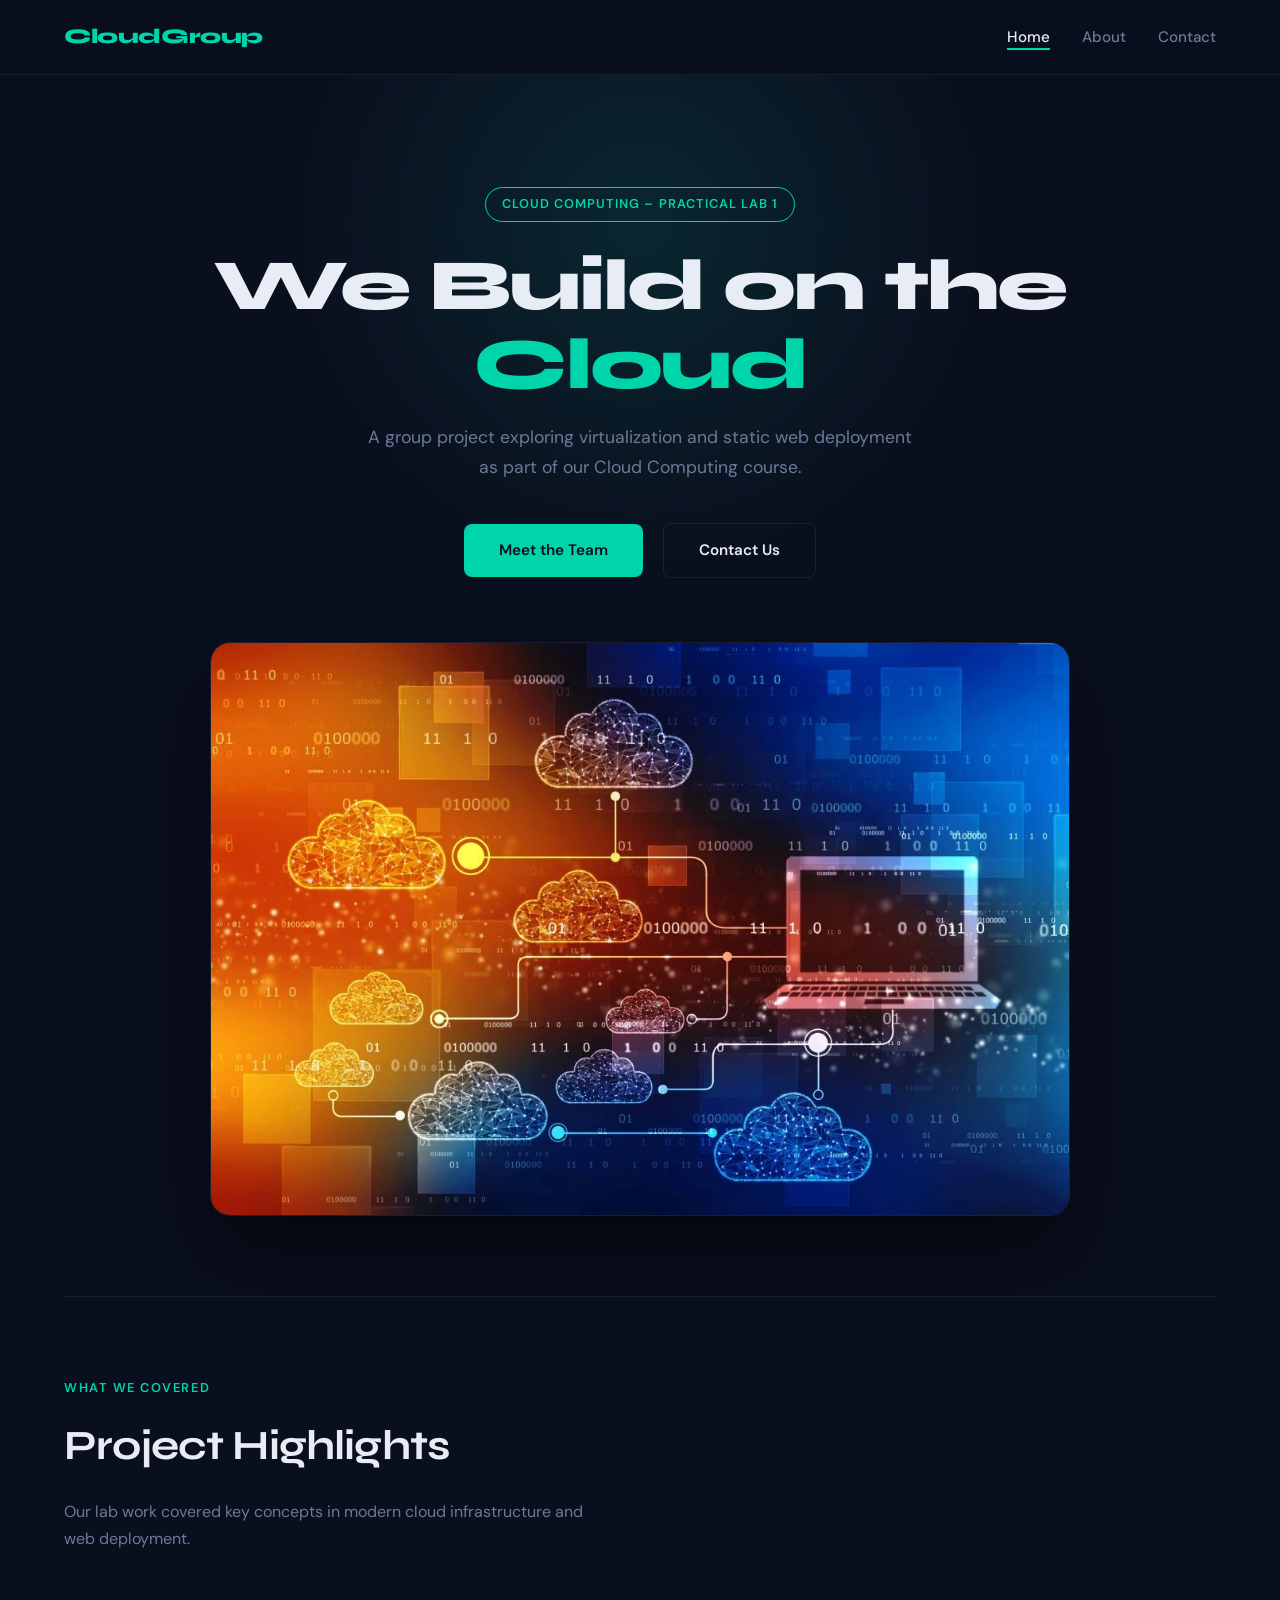
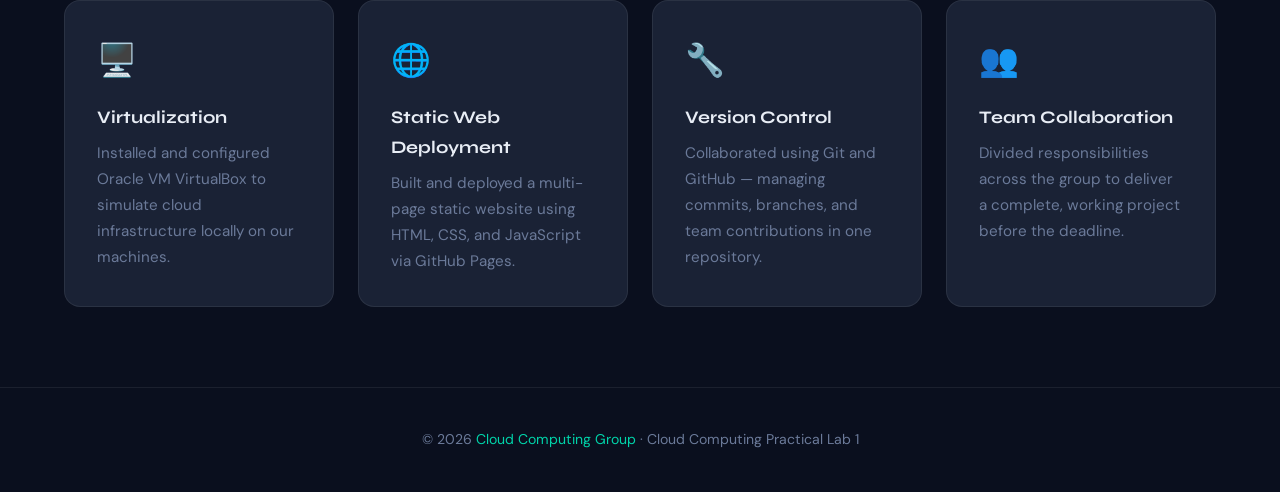
<file: index.html>
<!DOCTYPE html>
<html lang="en">
<head>
  <meta charset="UTF-8" />
  <meta name="viewport" content="width=device-width, initial-scale=1.0" />
  <title>Cloud Computing Group Work – Home</title>
  <link rel="stylesheet" href="style.css" />
</head>
<body>

  <!-- NAV -->
  <nav>
    <a href="index.html" class="nav-logo">CloudGroup</a>
    <ul class="nav-links">
      <li><a href="index.html" class="active">Home</a></li>
      <li><a href="about.html">About</a></li>
      <li><a href="contact.html">Contact</a></li>
    </ul>
  </nav>

  <!-- HERO -->
  <section class="hero">
    <div class="badge">Cloud Computing – Practical Lab 1</div>
    <h1 class="fade-up">We Build on the <span>Cloud</span></h1>
    <p class="fade-up">A group project exploring virtualization and static web deployment as part of our Cloud Computing course.</p>
    <div class="fade-up">
      <a href="about.html" class="btn btn-primary">Meet the Team</a>
      <a href="contact.html" class="btn btn-outline">Contact Us</a>
    </div>

    <div class="hero-img-wrap fade-up">
      <img
        src="images/Cloud Computing.webp"
        alt="Cloud computing concept"
      />
    </div>
  </section>

  <div class="divider"></div>

  <!-- FEATURES / HIGHLIGHTS -->
  <section>
    <p class="section-label">What We Covered</p>
    <h2 class="section-title">Project Highlights</h2>
    <p class="section-sub">Our lab work covered key concepts in modern cloud infrastructure and web deployment.</p>

    <div class="card-grid">
      <div class="card">
        <div class="card-icon">🖥️</div>
        <h3>Virtualization</h3>
        <p>Installed and configured Oracle VM VirtualBox to simulate cloud infrastructure locally on our machines.</p>
      </div>
      <div class="card">
        <div class="card-icon">🌐</div>
        <h3>Static Web Deployment</h3>
        <p>Built and deployed a multi-page static website using HTML, CSS, and JavaScript via GitHub Pages.</p>
      </div>
      <div class="card">
        <div class="card-icon">🔧</div>
        <h3>Version Control</h3>
        <p>Collaborated using Git and GitHub — managing commits, branches, and team contributions in one repository.</p>
      </div>
      <div class="card">
        <div class="card-icon">👥</div>
        <h3>Team Collaboration</h3>
        <p>Divided responsibilities across the group to deliver a complete, working project before the deadline.</p>
      </div>
    </div>
  </section>

  <!-- FOOTER -->
  <footer>
    <p>© 2026 <span>Cloud Computing Group</span> · Cloud Computing Practical Lab 1</p>
  </footer>

</body>
</html>
</file>
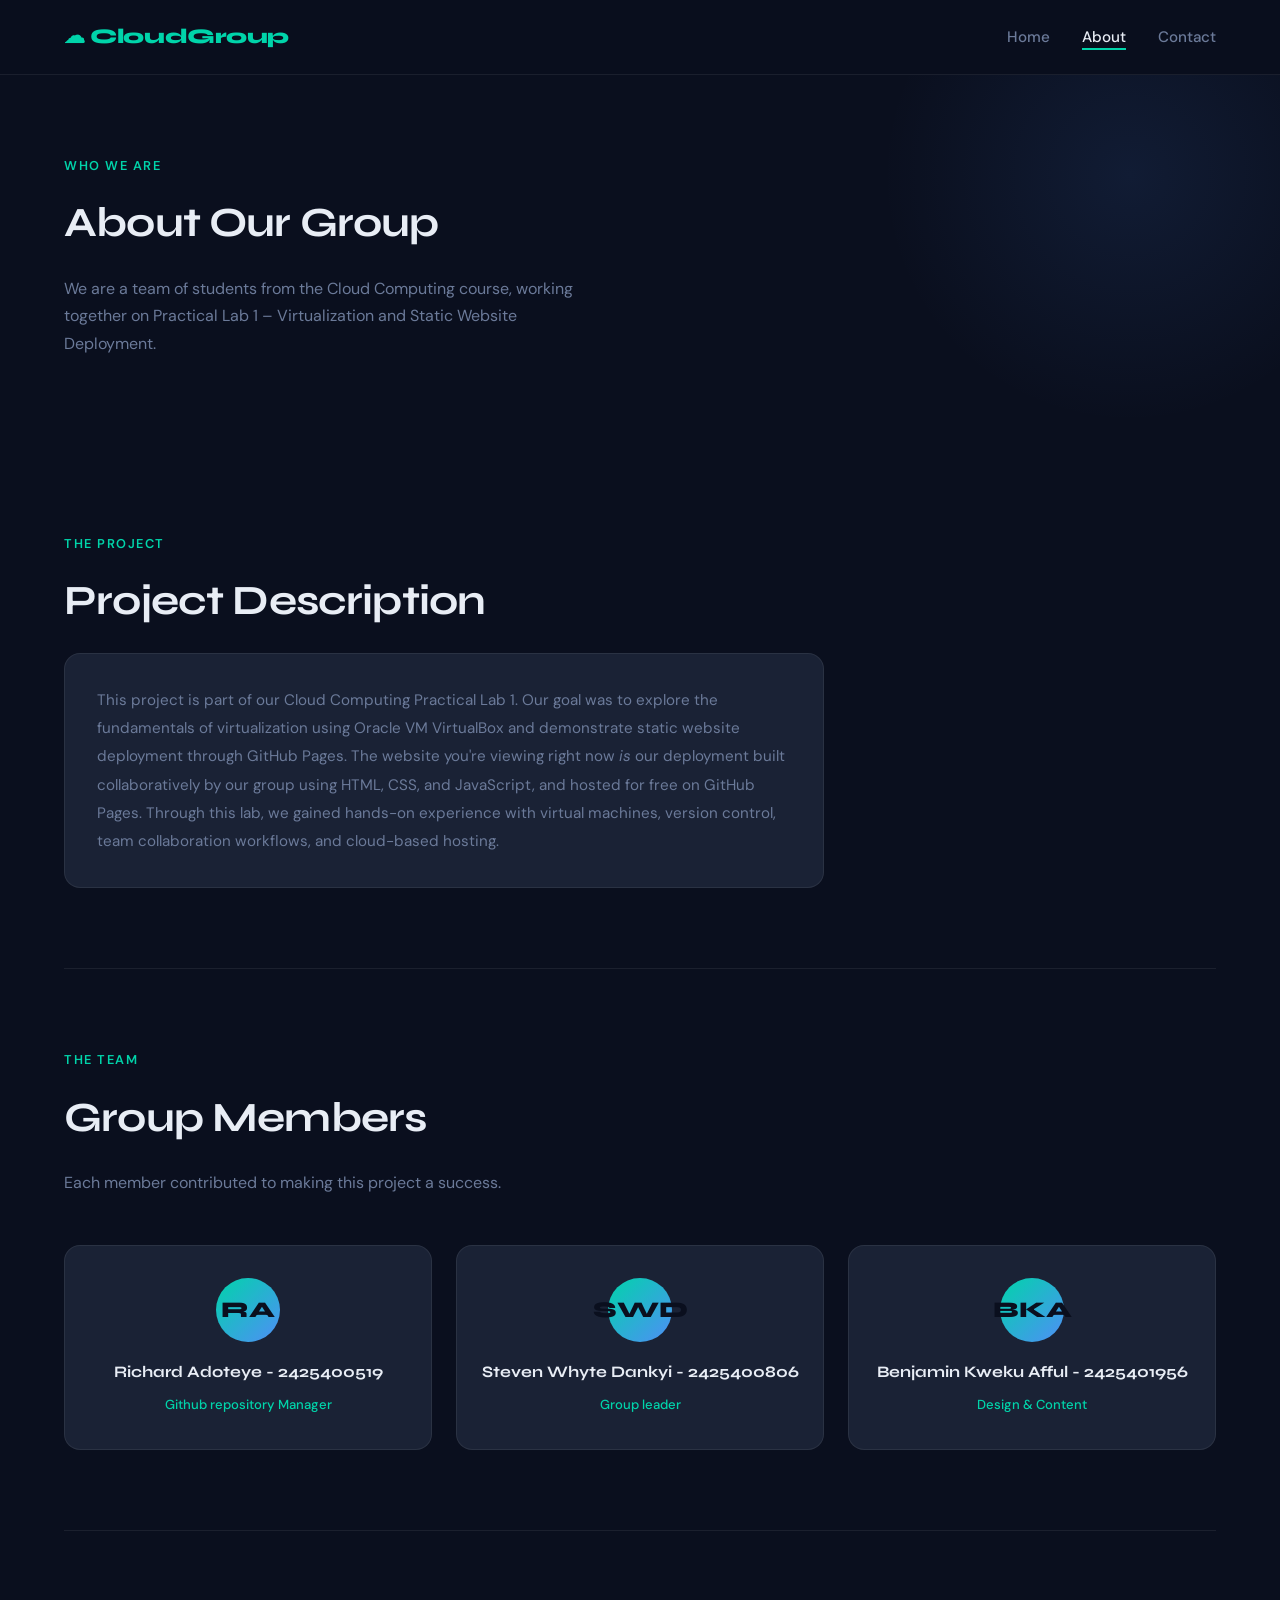
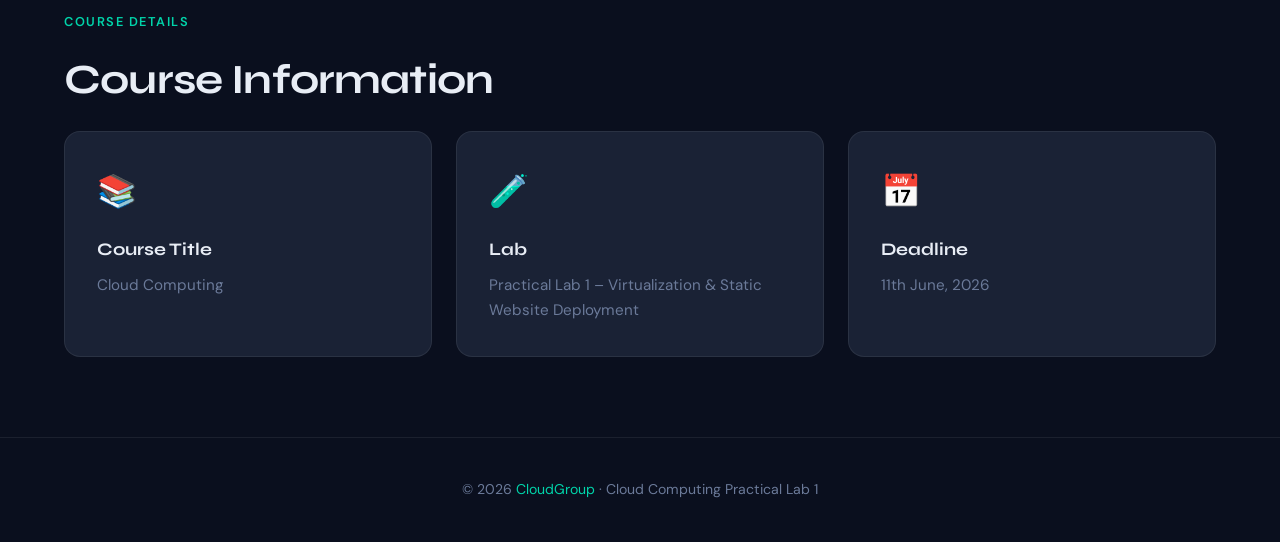
<file: about.html>
<!DOCTYPE html>
<html lang="en">
<head>
  <meta charset="UTF-8" />
  <meta name="viewport" content="width=device-width, initial-scale=1.0" />
  <title>Cloud Computing Group Work – About</title>
  <link rel="stylesheet" href="style.css" />
</head>
<body>

  <!-- NAV -->
  <nav>
    <a href="index.html" class="nav-logo">☁ CloudGroup</a>
    <ul class="nav-links">
      <li><a href="index.html">Home</a></li>
      <li><a href="about.html" class="active">About</a></li>
      <li><a href="contact.html">Contact</a></li>
    </ul>
  </nav>

  <!-- PAGE HEADER -->
  <div class="page-header">
    <p class="section-label">Who We Are</p>
    <h1 class="section-title">About Our Group</h1>
    <p class="section-sub">
      We are a team of students from the Cloud Computing course, working together on
      Practical Lab 1 – Virtualization and Static Website Deployment.
    </p>
  </div>

  <!-- PROJECT DESCRIPTION -->
  <section>
    <p class="section-label">The Project</p>
    <h2 class="section-title">Project Description</h2>
    <div class="card" style="max-width: 760px;">
      <p style="color: var(--muted); line-height: 1.85;">
        This project is part of our Cloud Computing Practical Lab 1. Our goal was to explore the
        fundamentals of virtualization using Oracle VM VirtualBox and demonstrate static website
        deployment through GitHub Pages. The website you're viewing right now <em>is</em> our
        deployment built collaboratively by our group using HTML, CSS, and JavaScript, and
        hosted for free on GitHub Pages. Through this lab, we gained hands-on experience with
        virtual machines, version control, team collaboration workflows, and cloud-based hosting.
      </p>
    </div>
  </section>

  <div class="divider"></div>

  <!-- TEAM MEMBERS -->
  <section>
    <p class="section-label">The Team</p>
    <h2 class="section-title">Group Members</h2>
    <p class="section-sub">Each member contributed to making this project a success.</p>

    <div class="members-grid">


      <div class="member-card">
        <div class="member-avatar">RA</div>
        <h3>Richard Adoteye - 2425400519</h3>
        <span class="member-role">Github repository Manager</span>
      </div>

      <div class="member-card">
        <div class="member-avatar">SWD</div>
        <h3>Steven Whyte Dankyi - 2425400806</h3>
        <span class="member-role">Group leader</span>
      </div>

      <div class="member-card">
        <div class="member-avatar">BKA</div>
        <h3>Benjamin Kweku Afful - 2425401956</h3>
        <span class="member-role">Design & Content</span>
      </div>


    </div>
  </section>

  <div class="divider"></div>

  <!-- COURSE INFO -->
  <section>
    <p class="section-label">Course Details</p>
    <h2 class="section-title">Course Information</h2>

    <div class="card-grid">
      <div class="card">
        <div class="card-icon">📚</div>
        <h3>Course Title</h3>
        <p>Cloud Computing</p>
      </div>
      <div class="card">
        <div class="card-icon">🧪</div>
        <h3>Lab</h3>
        <p>Practical Lab 1 – Virtualization & Static Website Deployment</p>
      </div>
      <div class="card">
        <div class="card-icon">📅</div>
        <h3>Deadline</h3>
        <p>11th June, 2026</p>
      </div>
    </div>
  </section>

  <!-- FOOTER -->
  <footer>
    <p>© 2026 <span>CloudGroup</span> · Cloud Computing Practical Lab 1</p>
  </footer>

</body>
</html>
</file>
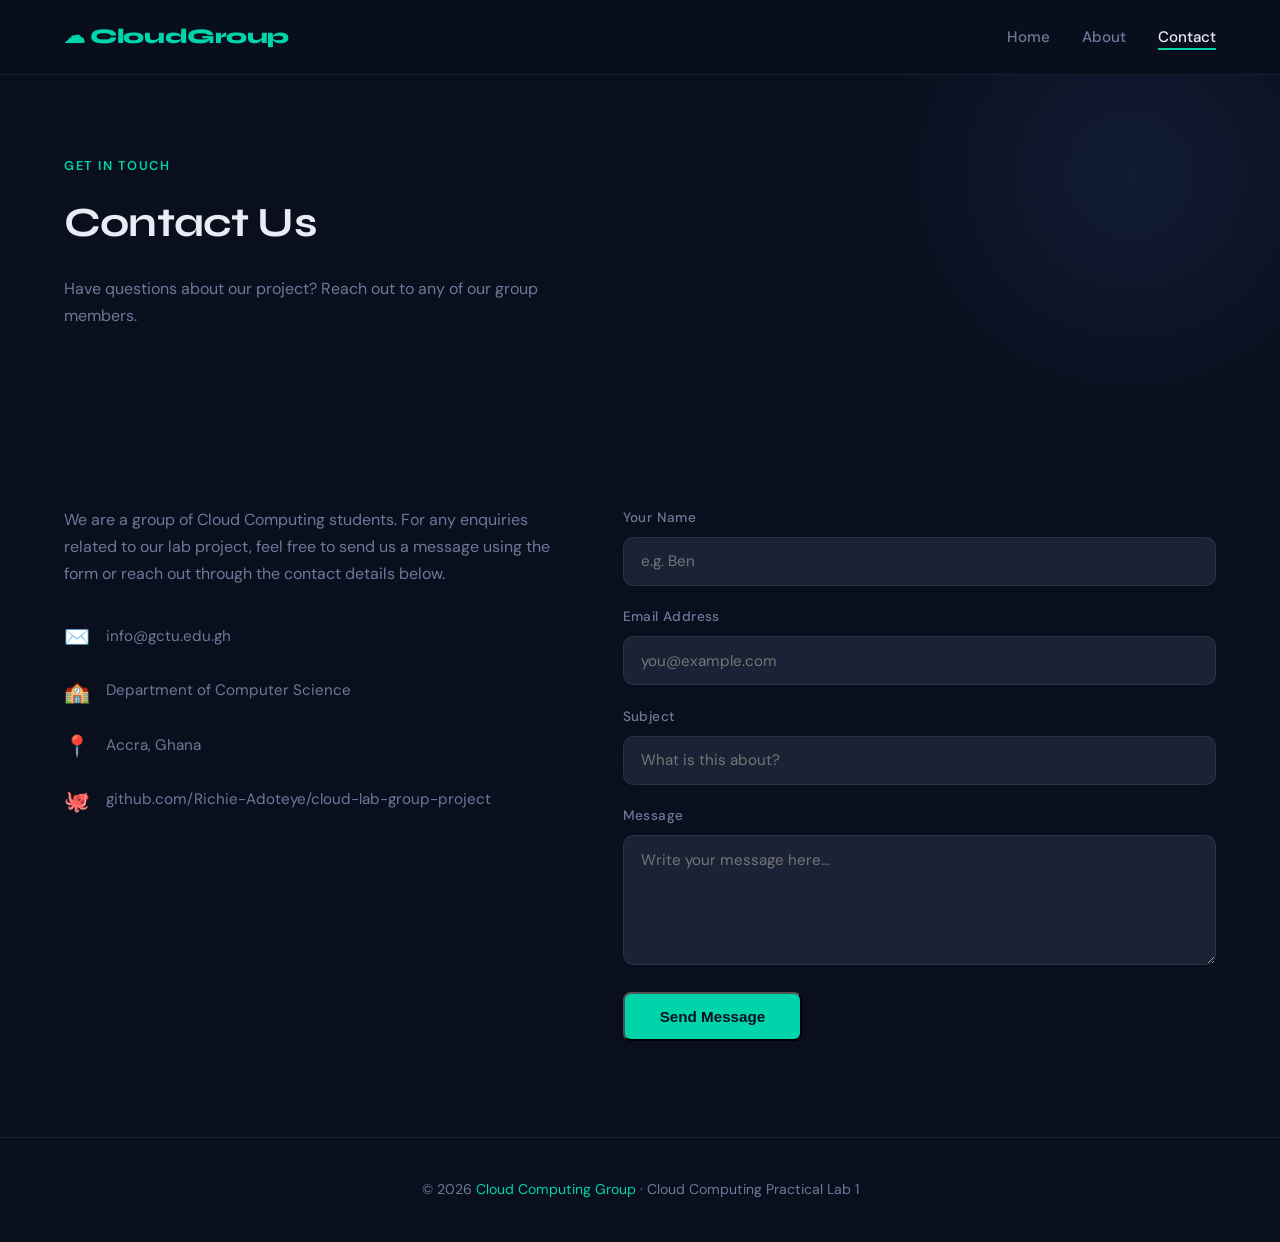
<file: contact.html>
<!DOCTYPE html>
<html lang="en">
<head>
  <meta charset="UTF-8" />
  <meta name="viewport" content="width=device-width, initial-scale=1.0" />
  <title>Cloud Computing Group Work– Contact</title>
  <link rel="stylesheet" href="style.css" />
</head>
<body>

  <!-- NAV -->
  <nav>
    <a href="index.html" class="nav-logo">☁ CloudGroup</a>
    <ul class="nav-links">
      <li><a href="index.html">Home</a></li>
      <li><a href="about.html">About</a></li>
      <li><a href="contact.html" class="active">Contact</a></li>
    </ul>
  </nav>

  <!-- PAGE HEADER -->
  <div class="page-header">
    <p class="section-label">Get In Touch</p>
    <h1 class="section-title">Contact Us</h1>
    <p class="section-sub">
      Have questions about our project? Reach out to any of our group members.
    </p>
  </div>

  <!-- CONTACT SECTION -->
  <section>
    <div class="contact-grid">

      <!-- LEFT: Info -->
      <div class="contact-info">
        <p>
          We are a group of Cloud Computing students. For any enquiries related to
          our lab project, feel free to send us a message using the form or reach
          out through the contact details below.
        </p>

       
        <div class="contact-detail">
          <span>✉️</span>
          <span>info@gctu.edu.gh</span>
        </div>
        <div class="contact-detail">
          <span>🏫</span>
          <span>Department of Computer Science</span>
        </div>
        <div class="contact-detail">
          <span>📍</span>
          <span>Accra, Ghana</span>
        </div>
        <div class="contact-detail">
          <span>🐙</span>
          <span>github.com/Richie-Adoteye/cloud-lab-group-project</span>
        </div>
      </div>

      <!-- RIGHT: Form -->
      <div>
        <div class="form-group">
          <label for="name">Your Name</label>
          <input type="text" id="name" placeholder="e.g. Ben" />
        </div>
        <div class="form-group">
          <label for="email">Email Address</label>
          <input type="email" id="email" placeholder="you@example.com" />
        </div>
        <div class="form-group">
          <label for="subject">Subject</label>
          <input type="text" id="subject" placeholder="What is this about?" />
        </div>
        <div class="form-group">
          <label for="message">Message</label>
          <textarea id="message" placeholder="Write your message here..."></textarea>
        </div>
        <button class="btn btn-primary" onclick="handleSubmit()">Send Message</button>
        <p id="form-feedback" style="margin-top:1rem; color: var(--accent); font-size:0.9rem;"></p>
      </div>

    </div>
  </section>

  <!-- FOOTER -->
  <footer>
    <p>© 2026 <span>Cloud Computing Group</span> · Cloud Computing Practical Lab 1</p>
  </footer>

  <script>
    function handleSubmit() {
      const name = document.getElementById('name').value.trim();
      const email = document.getElementById('email').value.trim();
      const message = document.getElementById('message').value.trim();
      const feedback = document.getElementById('form-feedback');

      if (!name || !email || !message) {
        feedback.style.color = '#f87171';
        feedback.textContent = 'Please fill in your name, email, and message.';
        return;
      }

      feedback.style.color = 'var(--accent)';
      feedback.textContent = `✅ Thanks, ${name}! Your message has been received.`;

      document.getElementById('name').value = '';
      document.getElementById('email').value = '';
      document.getElementById('subject').value = '';
      document.getElementById('message').value = '';
    }
  </script>

</body>
</html>
</file>
<file: style.css>
@import url('https://fonts.googleapis.com/css2?family=Syne:wght@400;600;700;800&family=DM+Sans:ital,wght@0,300;0,400;0,500;1,300&display=swap');

:root {
  --bg: #0a0f1e;
  --surface: #111827;
  --card: #1a2235;
  --accent: #00d4aa;
  --accent2: #4f8ef7;
  --text: #e8edf5;
  --muted: #6b7a99;
  --border: rgba(255,255,255,0.07);
}

*, *::before, *::after { box-sizing: border-box; margin: 0; padding: 0; }

html { scroll-behavior: smooth; }

body {
  font-family: 'DM Sans', sans-serif;
  background: var(--bg);
  color: var(--text);
  min-height: 100vh;
  line-height: 1.7;
}

/* ── NAV ── */
nav {
  position: sticky;
  top: 0;
  z-index: 100;
  display: flex;
  align-items: center;
  justify-content: space-between;
  padding: 1.2rem 5%;
  background: rgba(10,15,30,0.85);
  backdrop-filter: blur(14px);
  border-bottom: 1px solid var(--border);
}

.nav-logo {
  font-family: 'Syne', sans-serif;
  font-weight: 800;
  font-size: 1.3rem;
  color: var(--accent);
  text-decoration: none;
  letter-spacing: -0.02em;
}

.nav-links { display: flex; gap: 2rem; list-style: none; }

.nav-links a {
  text-decoration: none;
  color: var(--muted);
  font-size: 0.95rem;
  font-weight: 500;
  transition: color 0.2s;
  position: relative;
}

.nav-links a::after {
  content: '';
  position: absolute;
  bottom: -3px; left: 0;
  width: 0; height: 2px;
  background: var(--accent);
  transition: width 0.25s;
}

.nav-links a:hover,
.nav-links a.active { color: var(--text); }
.nav-links a:hover::after,
.nav-links a.active::after { width: 100%; }

/* ── HERO ── */
.hero {
  display: flex;
  flex-direction: column;
  align-items: center;
  justify-content: center;
  text-align: center;
  padding: 7rem 5% 5rem;
  position: relative;
  overflow: hidden;
}

.hero::before {
  content: '';
  position: absolute;
  width: 700px; height: 700px;
  background: radial-gradient(circle, rgba(0,212,170,0.12) 0%, transparent 70%);
  top: -200px; left: 50%;
  transform: translateX(-50%);
  pointer-events: none;
}

.badge {
  display: inline-block;
  padding: 0.35rem 1rem;
  border: 1px solid var(--accent);
  border-radius: 100px;
  font-size: 0.8rem;
  color: var(--accent);
  letter-spacing: 0.08em;
  text-transform: uppercase;
  margin-bottom: 1.5rem;
  font-weight: 600;
}

.hero h1 {
  font-family: 'Syne', sans-serif;
  font-size: clamp(2.5rem, 6vw, 4.5rem);
  font-weight: 800;
  line-height: 1.1;
  letter-spacing: -0.03em;
  margin-bottom: 1.2rem;
}

.hero h1 span { color: var(--accent); }

.hero p {
  max-width: 560px;
  color: var(--muted);
  font-size: 1.1rem;
  margin-bottom: 2.5rem;
}

.btn {
  display: inline-block;
  padding: 0.85rem 2.2rem;
  border-radius: 8px;
  font-weight: 600;
  font-size: 0.95rem;
  text-decoration: none;
  transition: all 0.2s;
  cursor: pointer;
}

.btn-primary {
  background: var(--accent);
  color: #0a0f1e;
}

.btn-primary:hover {
  background: #00f0c0;
  transform: translateY(-2px);
  box-shadow: 0 8px 24px rgba(0,212,170,0.3);
}

.btn-outline {
  border: 1px solid var(--border);
  color: var(--text);
  margin-left: 1rem;
}

.btn-outline:hover {
  border-color: var(--accent);
  color: var(--accent);
}

/* ── SECTIONS ── */
section { padding: 5rem 5%; }

.section-label {
  font-size: 0.8rem;
  font-weight: 600;
  letter-spacing: 0.12em;
  text-transform: uppercase;
  color: var(--accent);
  margin-bottom: 0.75rem;
}

.section-title {
  font-family: 'Syne', sans-serif;
  font-size: clamp(1.8rem, 3.5vw, 2.6rem);
  font-weight: 700;
  letter-spacing: -0.02em;
  margin-bottom: 1rem;
}

.section-sub {
  color: var(--muted);
  max-width: 520px;
  margin-bottom: 3rem;
}

/* ── CARDS ── */
.card-grid {
  display: grid;
  grid-template-columns: repeat(auto-fit, minmax(260px, 1fr));
  gap: 1.5rem;
}

.card {
  background: var(--card);
  border: 1px solid var(--border);
  border-radius: 16px;
  padding: 2rem;
  transition: transform 0.2s, border-color 0.2s;
}

.card:hover {
  transform: translateY(-4px);
  border-color: rgba(0,212,170,0.3);
}

.card-icon {
  font-size: 2rem;
  margin-bottom: 1rem;
}

.card h3 {
  font-family: 'Syne', sans-serif;
  font-size: 1.1rem;
  font-weight: 700;
  margin-bottom: 0.5rem;
}

.card p { color: var(--muted); font-size: 0.95rem; }

/* ── MEMBERS GRID ── */
.members-grid {
  display: grid;
  grid-template-columns: repeat(auto-fit, minmax(200px, 1fr));
  gap: 1.5rem;
}

.member-card {
  background: var(--card);
  border: 1px solid var(--border);
  border-radius: 16px;
  padding: 2rem 1.5rem;
  text-align: center;
  transition: transform 0.2s, border-color 0.2s;
}

.member-card:hover {
  transform: translateY(-4px);
  border-color: rgba(79,142,247,0.4);
}

.member-avatar {
  width: 64px; height: 64px;
  border-radius: 50%;
  background: linear-gradient(135deg, var(--accent), var(--accent2));
  display: flex;
  align-items: center;
  justify-content: center;
  font-family: 'Syne', sans-serif;
  font-weight: 800;
  font-size: 1.4rem;
  color: #0a0f1e;
  margin: 0 auto 1rem;
}

.member-card h3 {
  font-family: 'Syne', sans-serif;
  font-size: 1rem;
  font-weight: 700;
  margin-bottom: 0.3rem;
}

.member-role {
  font-size: 0.82rem;
  color: var(--accent);
  font-weight: 500;
}

/* ── CONTACT FORM ── */
.contact-grid {
  display: grid;
  grid-template-columns: 1fr 1.2fr;
  gap: 4rem;
  align-items: start;
}

@media (max-width: 768px) {
  .contact-grid { grid-template-columns: 1fr; gap: 2rem; }
}

.contact-info p { color: var(--muted); margin-bottom: 2rem; }

.contact-detail {
  display: flex;
  align-items: center;
  gap: 1rem;
  margin-bottom: 1.2rem;
  color: var(--muted);
  font-size: 0.95rem;
}

.contact-detail span:first-child { font-size: 1.3rem; }

.form-group { margin-bottom: 1.2rem; }

.form-group label {
  display: block;
  font-size: 0.85rem;
  font-weight: 500;
  color: var(--muted);
  margin-bottom: 0.5rem;
  letter-spacing: 0.03em;
}

.form-group input,
.form-group textarea {
  width: 100%;
  padding: 0.85rem 1.1rem;
  background: var(--card);
  border: 1px solid var(--border);
  border-radius: 10px;
  color: var(--text);
  font-family: 'DM Sans', sans-serif;
  font-size: 0.95rem;
  transition: border-color 0.2s;
  outline: none;
}

.form-group input:focus,
.form-group textarea:focus {
  border-color: var(--accent);
}

.form-group textarea { height: 130px; resize: vertical; }

/* ── HERO IMAGE ── */
.hero-img-wrap {
  margin-top: 4rem;
  width: 100%;
  max-width: 860px;
  border-radius: 20px;
  overflow: hidden;
  border: 1px solid var(--border);
  box-shadow: 0 40px 80px rgba(0,0,0,0.5);
}

.hero-img-wrap img {
  width: 100%;
  display: block;
}

/* ── DIVIDER ── */
.divider {
  height: 1px;
  background: var(--border);
  margin: 0 5%;
}

/* ── FOOTER ── */
footer {
  text-align: center;
  padding: 2.5rem 5%;
  color: var(--muted);
  font-size: 0.88rem;
  border-top: 1px solid var(--border);
}

footer span { color: var(--accent); }

/* ── PAGE HEADER (inner pages) ── */
.page-header {
  padding: 5rem 5% 3rem;
  position: relative;
  overflow: hidden;
}

.page-header::before {
  content: '';
  position: absolute;
  width: 500px; height: 500px;
  background: radial-gradient(circle, rgba(79,142,247,0.1) 0%, transparent 70%);
  top: -150px; right: -100px;
  pointer-events: none;
}

/* ── ANIMATIONS ── */
@keyframes fadeUp {
  from { opacity: 0; transform: translateY(24px); }
  to   { opacity: 1; transform: translateY(0); }
}

.fade-up { animation: fadeUp 0.6s ease forwards; }
.fade-up:nth-child(2) { animation-delay: 0.1s; }
.fade-up:nth-child(3) { animation-delay: 0.2s; }
.fade-up:nth-child(4) { animation-delay: 0.3s; }
</file>
